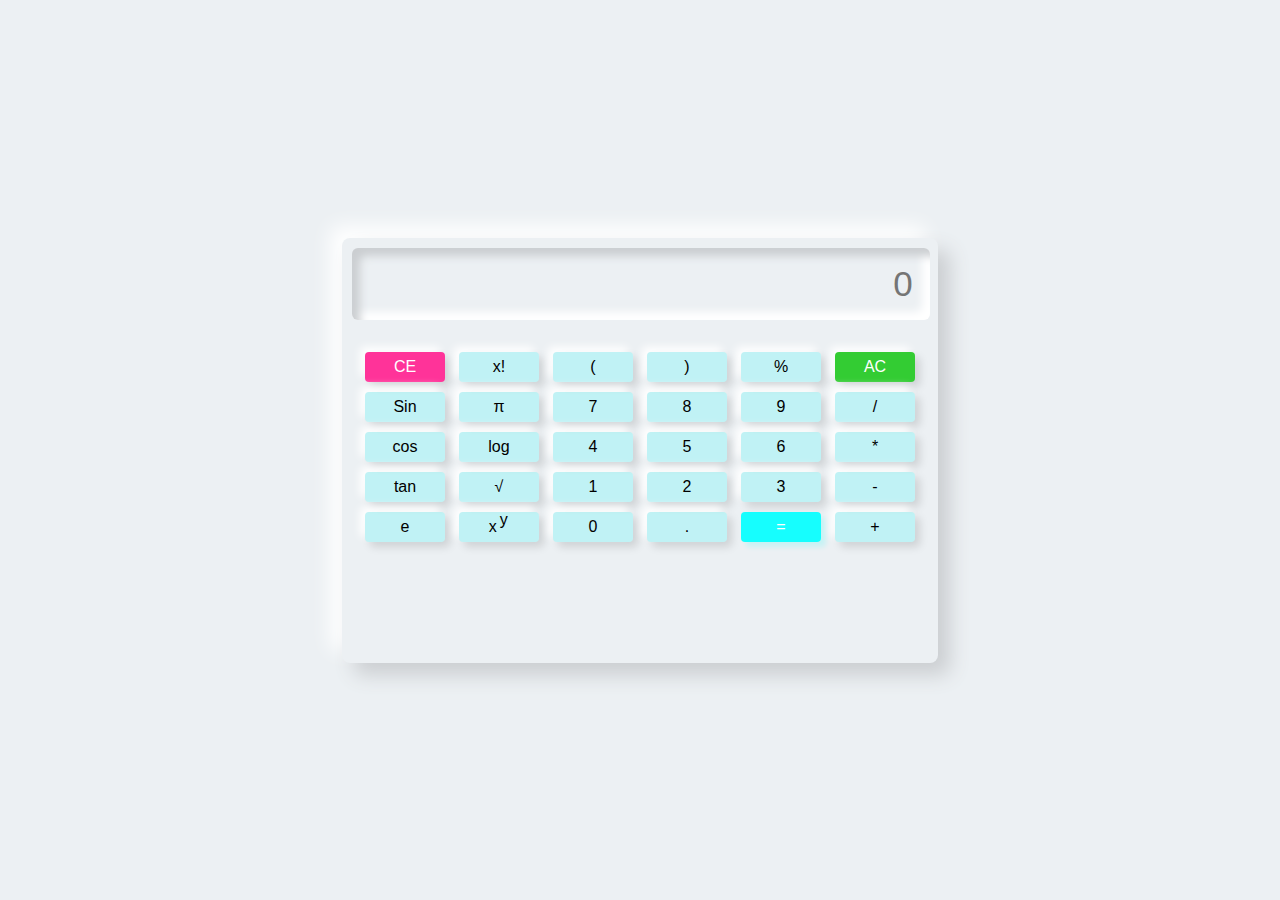
<file: Calculator/index.html>
<!DOCTYPE html>
<html lang="en">
<head>
    <meta charset="UTF-8">
    <meta name="viewport" content="width=device-width, initial-scale=1.0">
    <title>Calculator</title>
    <link rel="stylesheet" href="style.css">
</head>
<body>
    <div class="container">
        <div class="display">
            <input id="screen" type="text" placeholder="0">
        </div>

        <div class="btns">
            <div class="row">
                <button id = "ce" onclick="backspc()">CE</button>
                <button onclick="fact()">x!</button>
                <button class="btn">(</button>
                <button class="btn">)</button>
                <button class="btn">%</button>
                <button id = "ac" onclick="screen.value=''">AC</button>
            </div>
            <div class="row">
                <button onclick="sin()">Sin</button>
                <button onclick="pi()">π</button>
                <button class="btn">7</button>
                <button class="btn">8</button>
                <button class="btn">9</button>
                <button class="btn">/</button>
            </div>
            <div class="row">
                <button onclick="cos()">cos</button>
                <button onclick="log()">log</button>
                <button class="btn">4</button>
                <button class="btn">5</button>
                <button class="btn">6</button>
                <button class="btn">*</button>
            </div>
            <div class="row">
                <button onclick="tan()">tan</button>
                <button onclick="sqrt()">√</button>
                <button class="btn">1</button>
                <button class="btn">2</button>
                <button class="btn">3</button>
                <button class="btn">-</button>
            </div>
            <div class="row">
                <button onclick="e()">e</button>
                <button onclick="pow()">x <span style = "position: relative; bottom: .4em; right: .1em;">y</span></button>
                <button class="btn">0</button>
                <button class="btn">.</button>
                <button id = "eval"onclick="screen.value = eval(screen.value)">=</button>
                <button class="btn">+</button>
            </div>
        </div>
    </div>
    <script>
        var screen = document.querySelector('#screen');
        var btn = document.querySelectorAll('.btn');

        for(item of btn){
            item.addEventListener('click' , (e)=>{
                btntext = e.target.innerText;
                if(btntext=='x'){
                    btntext='*';
                }
                if(btntext=='/'){
                    btntext='/';
                }
                screen.value+=btntext;
            })
        }

        function sin(){
            screen.value = Math.sin(screen.value);
        }
        function cos(){
            screen.value = Math.cin(screen.value);
        }
        function tan(){
            screen.value = Math.tan(screen.value);
        }
        function pow(){
            screen.value = Math.pow(screen.value,2);
        }
        function sqrt(){
            screen.value = Math.sqrt(screen.value);
        }
        function log(){
            screen.value = Math.log(screen.value);
        }
        function pi(){
            screen.value = 3.14159265359;
        }
        function e(){
            screen.value = 2.7182182846;
        }
        function fact(){
            var i, num, f;
            f=1;
            num = screen.value;
            for (i=1;i<=num;i++){
                f=f*i;
            }
            i=i-1;
            screen.value = f;
        }
        function backspc(){
            screen.value = screen.value.substr(0, screen.value.length-1);
        }
        </script>
</body>
</html>
</file>
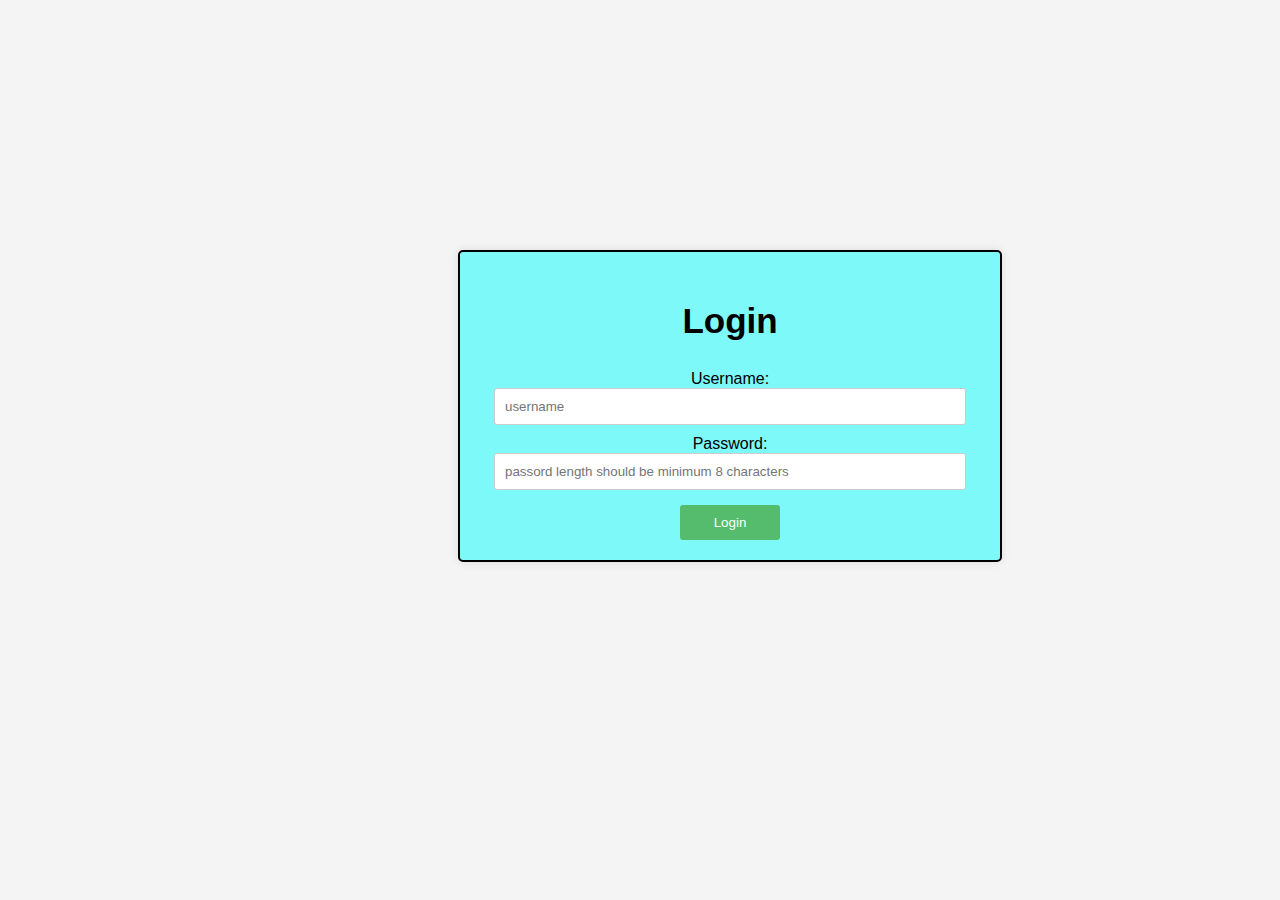
<file: Login_Authentication/index.html>
<!DOCTYPE html>
<html>
<head>
    <title>Login System</title>
    <link rel="stylesheet" href="style.css">
</head>
<body>
    <div class="container">
        <h2>Login</h2>
        <form id="loginForm">
            <label for="username">Username:</label>
            <input type="text" id="username" placeholder="username" name="username" required>

            <label for="password">Password:</label>
            <input type="password" id="password" placeholder="passord length should be minimum 8 characters" name="password" required>

            <input type="submit" value="Login">
        </form>
    </div>

    <script>
        document.getElementById("loginForm").addEventListener("submit", function(event) {
            event.preventDefault();
            const username = document.getElementById("username").value;
            const password = document.getElementById("password").value;
            // Here, we're just doing a basic check for the sake of this example.
            if (username === "username" && password === "password") {
                alert("Login successful!");
            } else {
                alert("Login failed. Please check your username and password.");
            }
        });
    </script>
</body>
</html>
</file>
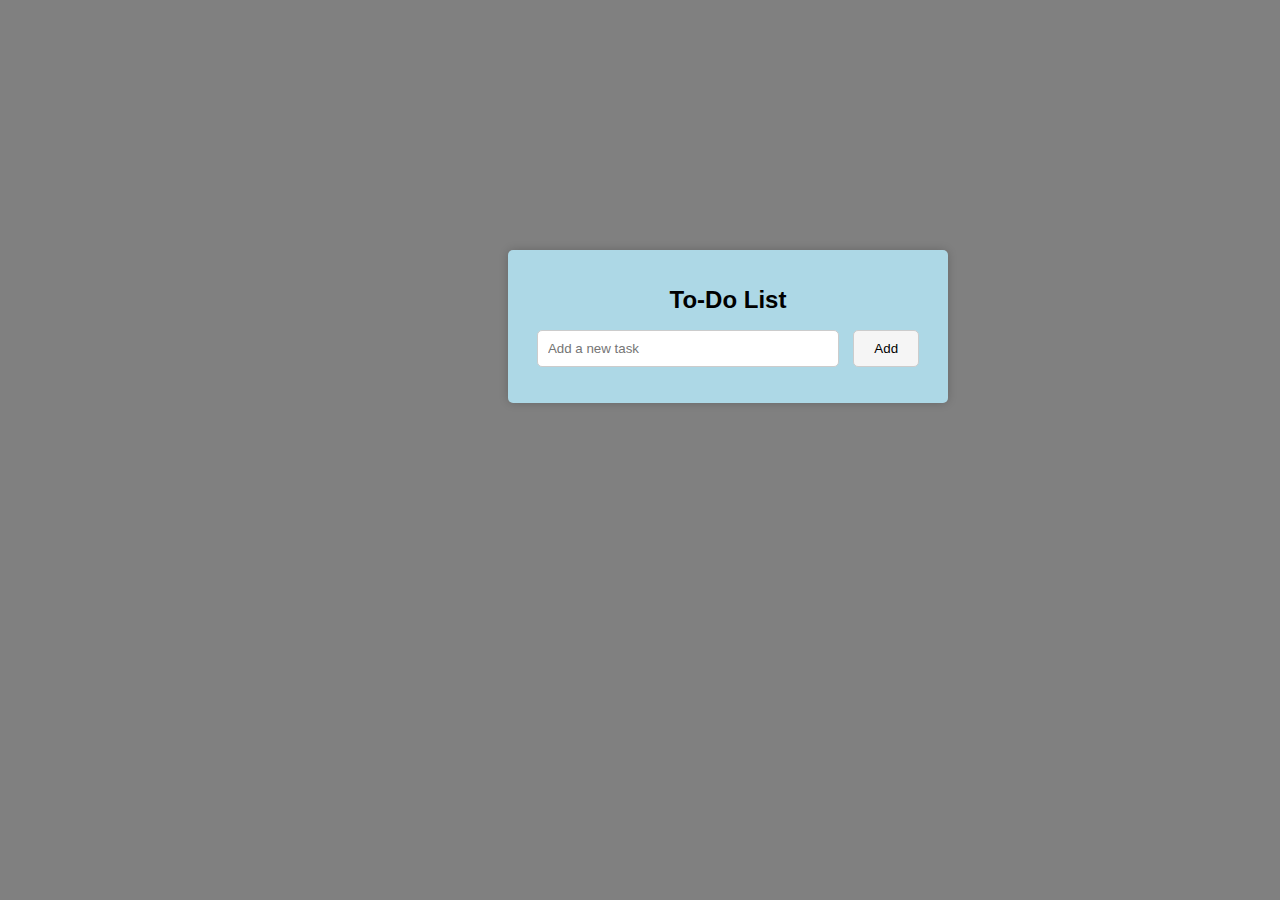
<file: To_Do_List/index.html>
<!DOCTYPE html>
<html lang="en">
<head>
    <meta charset="UTF-8">
    <meta name="viewport" content="width=device-width, initial-scale=1.0">
    <link rel="stylesheet" href="style.css">
    <title>To-Do List</title>
</head>
<body>
    <div class="big">
    <div class="container">
        <h1>To-Do List</h1>
        <input type="text" id="taskInput" placeholder="Add a new task">
        <button id="addTask">Add</button>
        <ul id="taskList">
        </ul>
    </div>
</div>
    <script src="jquery.js"></script>
    <script src="script.js"></script>
</body>
</html>
</file>
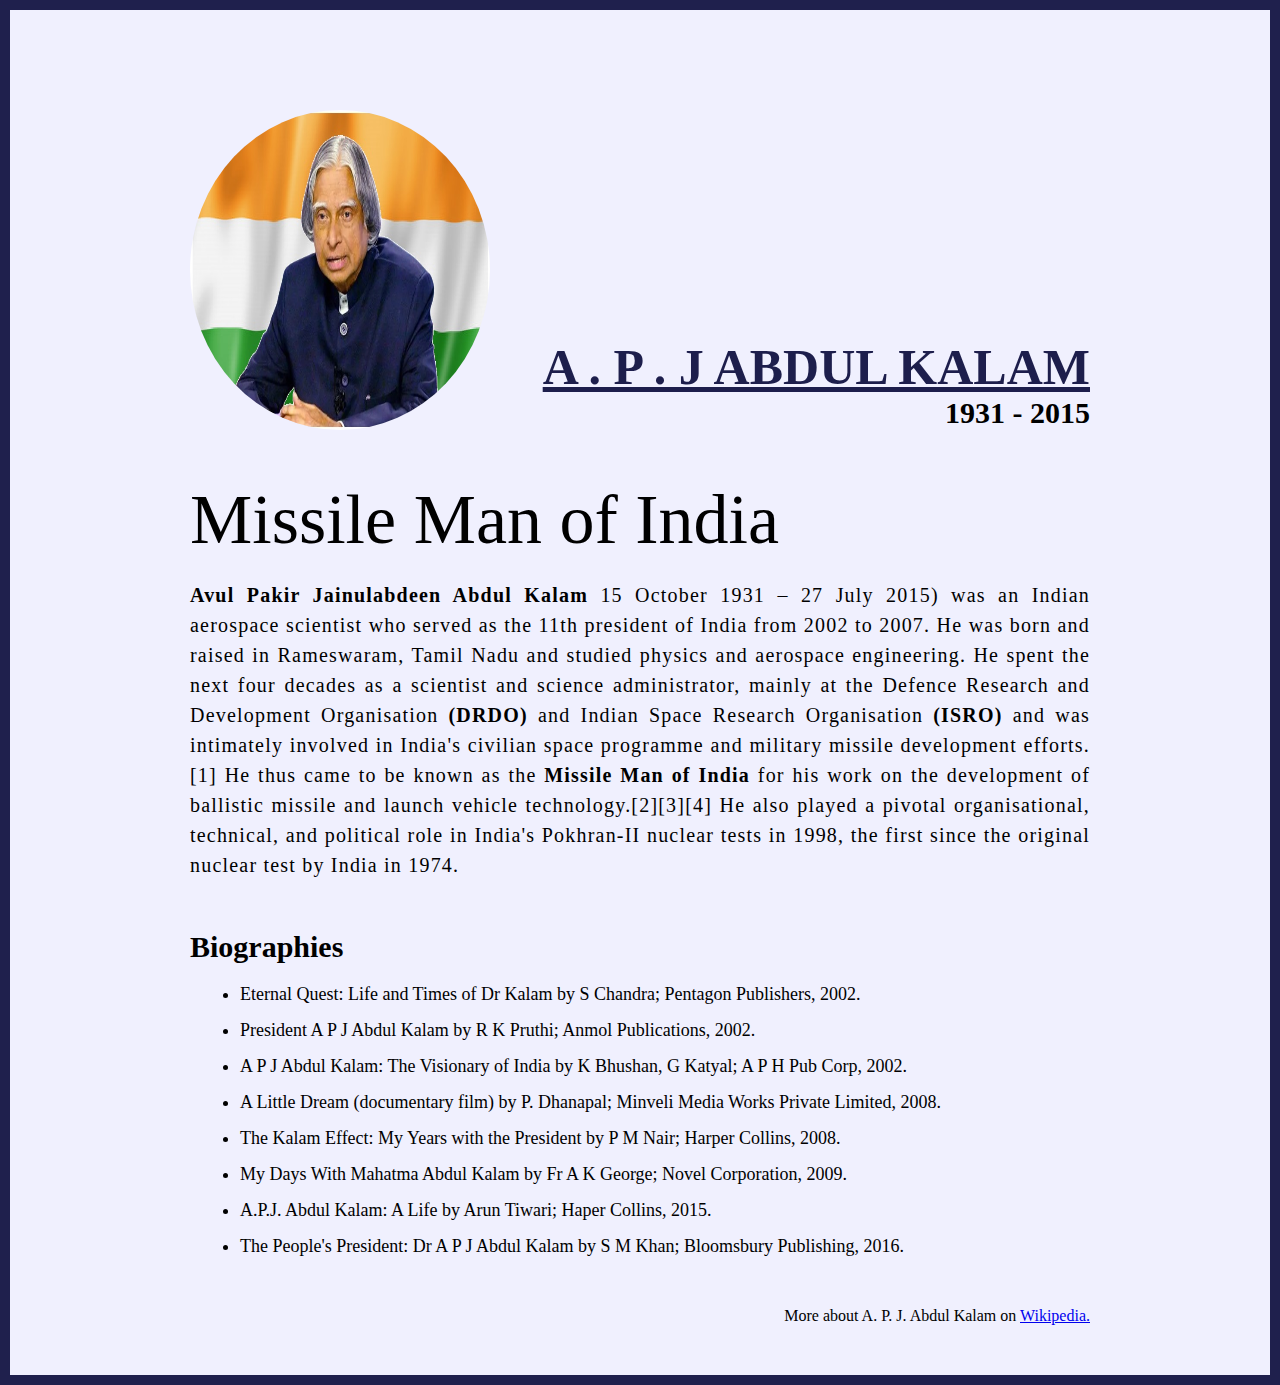
<file: Tribute_Page/index.html>
<!DOCTYPE html>
<html lang="en">
  <head>
    <meta charset="UTF-8" />

    <meta http-equiv="X-UA-Compatible" content="IE=edge" />

    <meta name="viewport" content="width=device-width, initial-scale=1.0" />
    <title>Tribute Page</title>
    <link rel="stylesheet" href="style.css" />
  </head>
  <body>
    <div class="container">
      <div class="content">
        <section class="top_section">
          <div class="image_container">
            <img src="images/apj.png" alt="tribute" />
          </div>
          <div>
            <h1><u>A . P . J Abdul Kalam </u></h1>
            <h4>1931 - 2015</h4>
          </div>
        </section>
        <section class="about_section">
          <h2>Missile Man of India</h2>
          <p>
            <b>Avul Pakir Jainulabdeen Abdul Kalam</b> 15 October 1931 – 27 July
            2015) was an Indian aerospace scientist who served as the 11th
            president of India from 2002 to 2007. He was born and raised in
            Rameswaram, Tamil Nadu and studied physics and aerospace
            engineering. He spent the next four decades as a scientist and
            science administrator, mainly at the Defence Research and
            Development Organisation <b>(DRDO)</b> and Indian Space Research
            Organisation <b>(ISRO)</b> and was intimately involved in India's civilian
            space programme and military missile development efforts.[1] He thus
            came to be known as the <strong> Missile Man of India </strong>for his work on the
            development of ballistic missile and launch vehicle
            technology.[2][3][4] He also played a pivotal organisational,
            technical, and political role in India's Pokhran-II nuclear tests in
            1998, the first since the original nuclear test by India in 1974.
          </p>
        </section>
        <section class="biography_section">
          <h3>Biographies</h3>
          <ul>
            <li>
              Eternal Quest: Life and Times of Dr Kalam by S Chandra; Pentagon
              Publishers, 2002.
            </li>
            <li>
              President A P J Abdul Kalam by R K Pruthi; Anmol Publications,
              2002.
            </li>
            <li>
              A P J Abdul Kalam: The Visionary of India by K Bhushan, G Katyal;
              A P H Pub Corp, 2002.
            </li>
            <li>
              A Little Dream (documentary film) by P. Dhanapal; Minveli Media
              Works Private Limited, 2008.
            </li>
            <li>
              The Kalam Effect: My Years with the President by P M Nair; Harper
              Collins, 2008.
            </li>
            <li>
              My Days With Mahatma Abdul Kalam by Fr A K George; Novel
              Corporation, 2009.
            </li>
            <li>
              A.P.J. Abdul Kalam: A Life by Arun Tiwari; Haper Collins, 2015.
            </li>
            <li>
              The People's President: Dr A P J Abdul Kalam by S M Khan;
              Bloomsbury Publishing, 2016.
            </li>
          </ul>
        </section>
        <footer>
          <p>
            More about A. P. J. Abdul Kalam on
            <a href="https://en.wikipedia.org/wiki/A._P._J._Abdul_Kalam"
              >Wikipedia.</a
            >
          </p>
        </footer>
      </div>
    </div>
  </body>
</html>
</file>
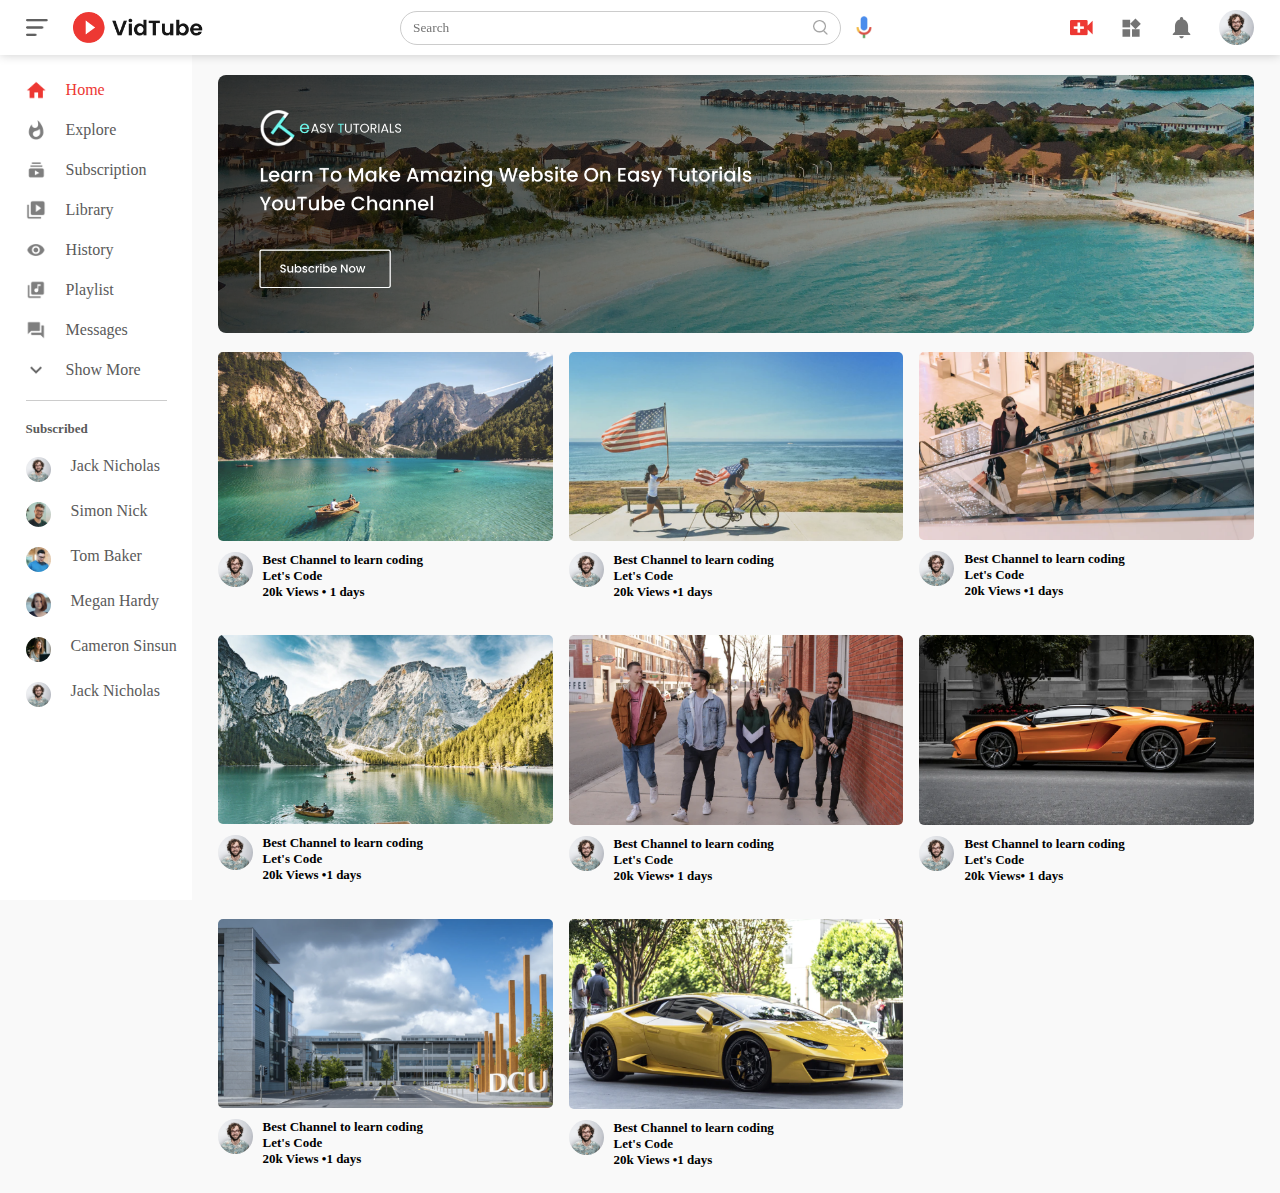
<file: U_Tube/index.html>
<!DOCTYPE html>
<html lang="en">
<head>
    <meta charset="UTF-8">
    <meta name="viewport" content="width=device-width, initial-scale=1.0">
    <title>UTube</title>
    <link rel="stylesheet" href="style.css">
</head>
<body>
    <nav class="flexdiv">
        <div class="navleft flexdiv">
            <img src="images/menu.png" class="menuicon">
            <img src="images/logo.png" class="logo">
        </div>

        <div class="navmiddle flexdiv">
            <div class="searchbox flexdiv">
                <input type="text" placeholder="Search">
                <img src="images/search.png">
            </div>
            <img src="images/voice-search.png" class="micicon">
        </div>

        <div class="navright flexdiv">
            <img src="images/upload.png" >
            <img src="images/more.png">
            <img src="images/notification.png" >
            <img src="images/Jack.png" class="usericon">
        </div>
    </nav>

    

    <!-- ---------------------------------------------------------------------SideBar---------------------------------------------------- -->

    <div class="sidebar">
        <div class="shortcutlinks">
            <a href=""><img src="images/home.png"><p>Home</p></a>
            <a href=""><img src="images/explore.png"><p>Explore</p></a>
            <a href=""><img src="images/subscriprion.png"><p>Subscription</p></a>
            <a href=""><img src="images/library.png"><p>Library</p></a>
            <a href=""><img src="images/history.png"><p>History</p></a>
            <a href=""><img src="images/playlist.png"><p>Playlist</p></a>
            <a href=""><img src="images/messages.png"><p>Messages</p></a>
            <!-- <a href=""><img src="images/home.png"><p>Show</p></a> -->
            <a href=""><img src="images/show-more.png"><p>Show More</p></a>
            <hr>
        </div>

        <div class="subscribedlist">
            <h3>Subscribed</h3>
            <a href=""><img src="images/Jack.png"><p>Jack Nicholas</p></a>
            <a href=""><img src="images/simon.png"><p>Simon Nick</p></a>
            <a href=""><img src="images/tom.png"><p>Tom Baker</p></a>
            <a href=""><img src="images/megan.png"><p>Megan Hardy</p></a>
            <a href=""><img src="images/cameron.png"><p>Cameron Sinsun</p></a>
            <a href=""><img src="images/Jack.png"><p>Jack Nicholas</p></a>
        </div>
    </div>
    <!-- ---------------- Main--------------------- -->

    <div class="container">
        <div class="banner">
            <img src="images/banner.png" alt="">
        </div>

        <div class="listcontainer">
            <div class="vidlist">
                <a href="next.html"><img src="images/thumbnail1.png" class="thumbnail"></a>
                <div class="flexdiv">
                    <img src="images/Jack.png">
                    <div class="vidinfo">
                        <a href="next.html">Best Channel to learn coding <p>Let's Code</p> <p>20k Views &bull; 1 days</p></a>
                    </div>
                </div>
            </div>
            <div class="vidlist">
                <a href=""><img src="images/thumbnail2.png" class="thumbnail"></a>
                <div class="flexdiv">
                    <img src="images/Jack.png">
                    <div class="vidinfo">
                        <a href="next.html">Best Channel to learn coding <p>Let's Code</p> <p>20k Views &bull;1 days</p></a>
                    </div>
                </div>
            </div>
            <div class="vidlist">
                <a href="next.html"><img src="images/thumbnail3.png" class="thumbnail"></a>
                <div class="flexdiv">
                    <img src="images/Jack.png">
                    <div class="vidinfo">
                        <a href="">Best Channel to learn coding <p>Let's Code</p> <p>20k Views &bull;1 days</p></a>
                    </div>
                </div>
            </div>
            <div class="vidlist">
                <a href="next.html"><img src="images/thumbnail4.png" class="thumbnail"></a>
                <div class="flexdiv">
                    <img src="images/Jack.png">
                    <div class="vidinfo">
                        <a href="">Best Channel to learn coding <p>Let's Code</p> <p>20k Views &bull;1 days</p></a>
                    </div>
                </div>
            </div>
            <div class="vidlist">
                <a href="next.html"><img src="images/thumbnail5.png" class="thumbnail"></a>
                <div class="flexdiv">
                    <img src="images/Jack.png">
                    <div class="vidinfo">
                        <a href="">Best Channel to learn coding <p>Let's Code</p> <p>20k Views&bull; 1 days</p></a>
                    </div>
                </div>
            </div>
            <div class="vidlist">
                <a href="next.html"><img src="images/thumbnail6.png" class="thumbnail"></a>
                <div class="flexdiv">
                    <img src="images/Jack.png">
                    <div class="vidinfo">
                        <a href="">Best Channel to learn coding <p>Let's Code</p> <p>20k Views&bull; 1 days</p></a>
                    </div>
                </div>
            </div>
            <div class="vidlist">
                <a href="next.html"><img src="images/thumbnail7.png" class="thumbnail"></a>
                <div class="flexdiv">
                    <img src="images/Jack.png">
                    <div class="vidinfo">
                        <a href="">Best Channel to learn coding <p>Let's Code</p> <p>20k Views &bull;1 days</p></a>
                    </div>
                </div>
            </div>
            <div class="vidlist">
                <a href="next.html"><img src="images/thumbnail8.png" class="thumbnail"></a>
                <div class="flexdiv">
                    <img src="images/Jack.png">
                    <div class="vidinfo">
                        <a href="">Best Channel to learn coding <p>Let's Code</p> <p>20k Views &bull;1 days</p></a>
                    </div>
                </div>
            </div>
        </div>
    </div>
    <script src="app.js"></script>
</body>
</html>
</file>
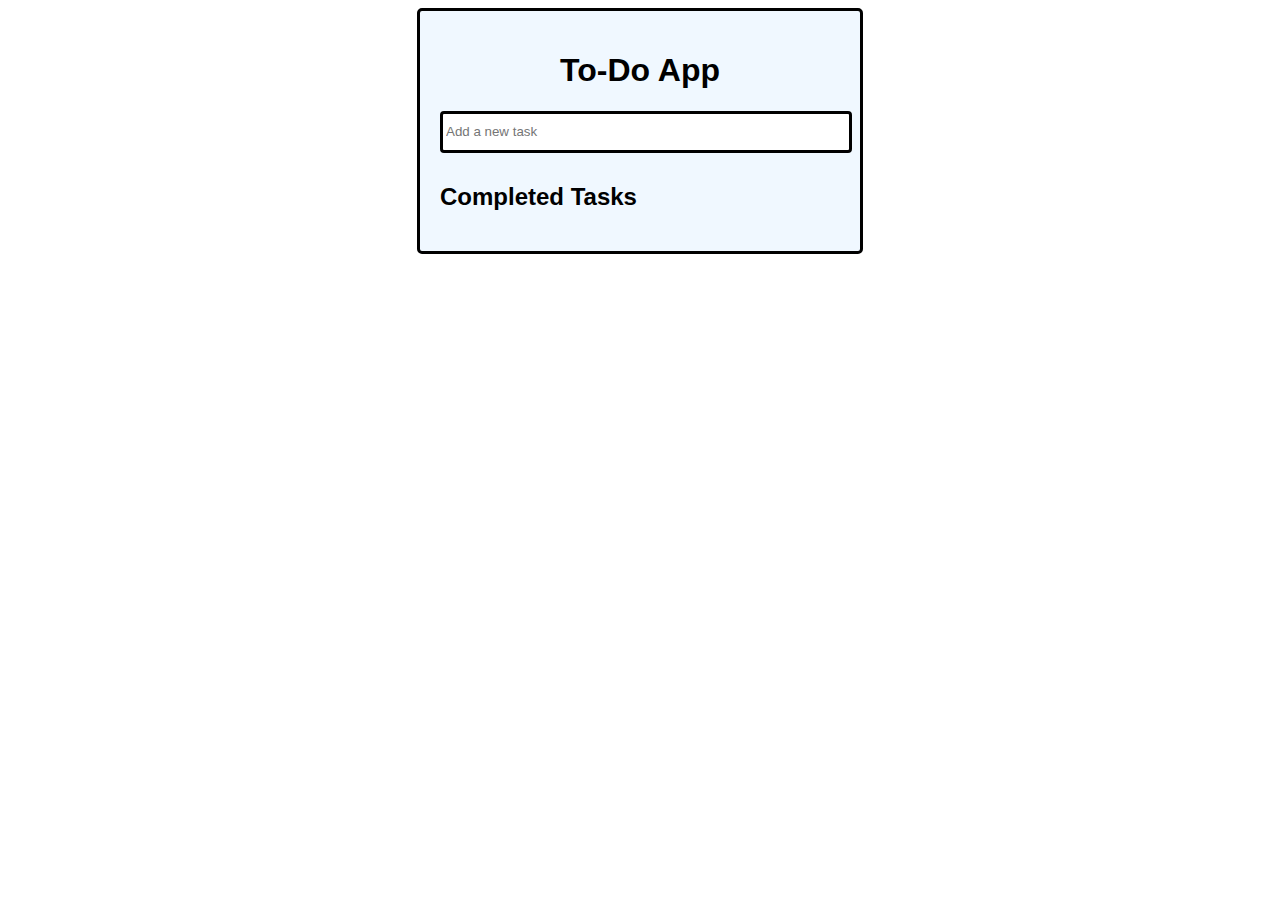
<file: Web_App/index.html>
<!DOCTYPE html>
<html>
<head>
  <title>To-Do App</title>
  <link rel="stylesheet" href="style.css">
</head>
<body>
  <div id="app">
    <h1>To-Do App</h1>
    <input type="text" id="taskInput" placeholder="Add a new task">
    <ul id="pendingTasks"></ul>
    <h2>Completed Tasks</h2>
    <ul id="completedTasks"></ul>
  </div>

  <script src="app.js"></script>
</body>
</html>
</file>
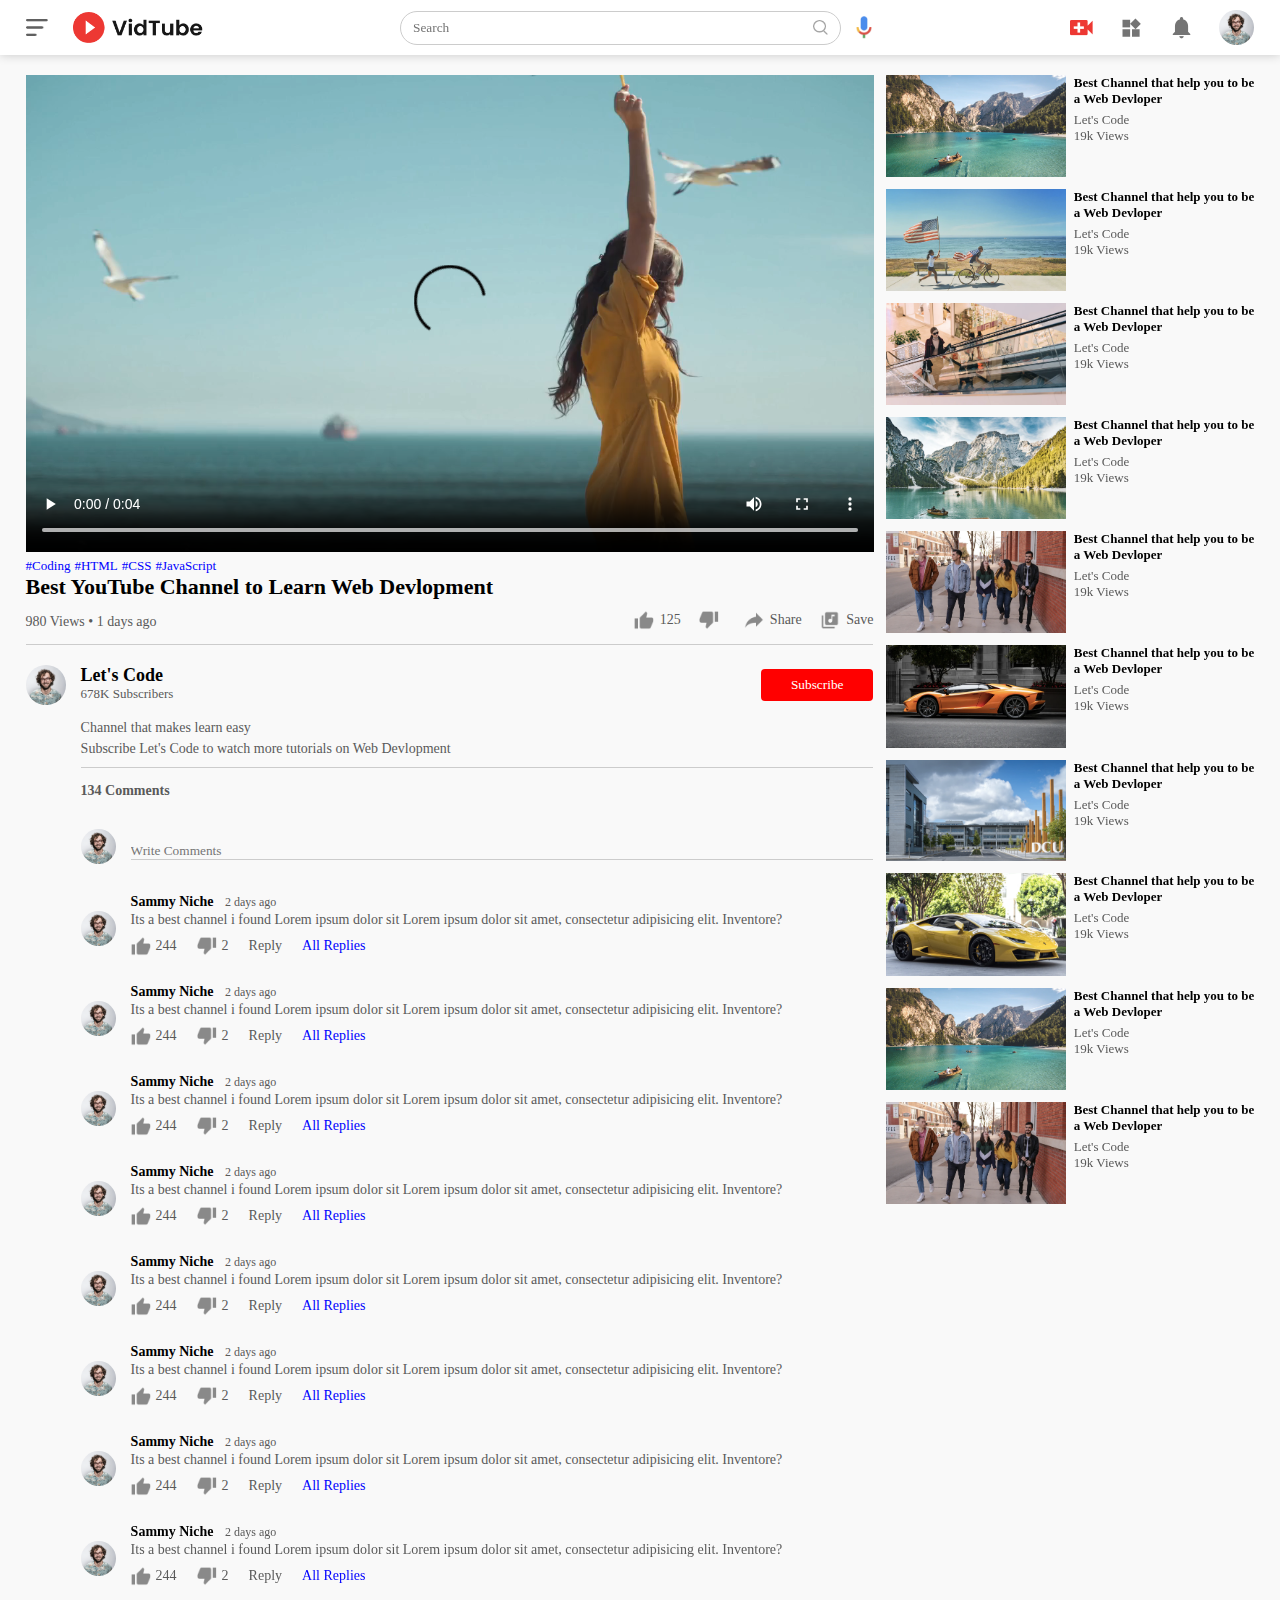
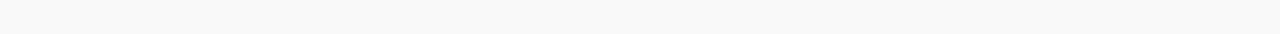
<file: U_Tube/next.html>
<!DOCTYPE html>
<html lang="en">

<head>
    <meta charset="UTF-8">
    <meta name="viewport" content="width=device-width, initial-scale=1.0">
    <title>UTube</title>
    <link rel="stylesheet" href="style.css">
</head>

<body>
    <nav class="flexdiv">
        <div class="navleft flexdiv">
            <img src="images/menu.png" class="menuicon">
            <img src="images/logo.png" class="logo">
        </div>

        <div class="navmiddle flexdiv">
            <div class="searchbox flexdiv">
                <input type="text" placeholder="Search">
                <img src="images/search.png">
            </div>
            <img src="images/voice-search.png" class="micicon">
        </div>

        <div class="navright flexdiv">
            <img src="images/upload.png">
            <img src="images/more.png">
            <img src="images/notification.png">
            <img src="images/Jack.png" class="usericon">
        </div>
    </nav>

    <div class="container playcontainer">
        <div class="row">
            <div class="playvideo">
                <video controls autoplay>
                    <source src="images/video.mp4" type="video/mp4">
                </video>

                <div class="tags">
                    <a href="">#Coding</a> <a href="">#HTML</a> <a href="">#CSS</a> <a href="">#JavaScript</a>
                </div>

                <h3>Best YouTube Channel to Learn Web Devlopment</h3>
                <div class="playvideoinfo">
                    <p>980 Views &bull; 1 days ago</p>
                    <div>
                        <a href=""><img src="images/like.png">125</a>
                        <a href=""><img src="images/dislike.png"></a>
                        <a href=""><img src="images/share.png">Share</a>
                        <a href=""><img src="images/save.png">Save</a>
                    </div>
                </div>
                <hr>

                <div class="publisher">
                    <img src="images/Jack.png">
                    <div>
                        <p>Let's Code</p>
                        <span>678K Subscribers</span>
                    </div>
                    <button type="button">Subscribe</button>
                </div>

                <div class="description">
                    <p>Channel that makes learn easy</p>
                    <p>Subscribe Let's Code to watch more tutorials on Web Devlopment</p>
                    <hr>
                    <h4>134 Comments</h4>

                    <div class="addcomment">
                        <img src="images/Jack.png">
                        <input type="text" placeholder="Write Comments">
                    </div>

                    <div class="holdcomments">
                        <img src="images/Jack.png">
                        <div>
                            <h3>Sammy Niche <span>2 days ago</span></h3>
                            <p>Its a best channel i found Lorem ipsum dolor sit Lorem ipsum dolor sit amet, consectetur
                                adipisicing elit. Inventore?</p>

                                <div class="commentaction">
                                    <img src="images/like.png">
                                    <!-- <img src="images/" alt=""> -->
                                    <span>244</span>
                                    <img src="images/dislike.png" >
                                    <span>2</span>
                                    <span>Reply</span>
                                    <a href="">All Replies</a>
                                </div>
                        </div>
                    </div>
                    <div class="holdcomments">
                        <img src="images/Jack.png">
                        <div>
                            <h3>Sammy Niche <span>2 days ago</span></h3>
                            <p>Its a best channel i found Lorem ipsum dolor sit Lorem ipsum dolor sit amet, consectetur
                                adipisicing elit. Inventore?</p>

                                <div class="commentaction">
                                    <img src="images/like.png">
                                    <!-- <img src="images/" alt=""> -->
                                    <span>244</span>
                                    <img src="images/dislike.png" >
                                    <span>2</span>
                                    <span>Reply</span>
                                    <a href="">All Replies</a>
                                </div>
                        </div>
                    </div>
                    <div class="holdcomments">
                        <img src="images/Jack.png">
                        <div>
                            <h3>Sammy Niche <span>2 days ago</span></h3>
                            <p>Its a best channel i found Lorem ipsum dolor sit Lorem ipsum dolor sit amet, consectetur
                                adipisicing elit. Inventore?</p>

                                <div class="commentaction">
                                    <img src="images/like.png">
                                    <!-- <img src="images/" alt=""> -->
                                    <span>244</span>
                                    <img src="images/dislike.png" >
                                    <span>2</span>
                                    <span>Reply</span>
                                    <a href="">All Replies</a>
                                </div>
                        </div>
                    </div>
                    <div class="holdcomments">
                        <img src="images/Jack.png">
                        <div>
                            <h3>Sammy Niche <span>2 days ago</span></h3>
                            <p>Its a best channel i found Lorem ipsum dolor sit Lorem ipsum dolor sit amet, consectetur
                                adipisicing elit. Inventore?</p>

                                <div class="commentaction">
                                    <img src="images/like.png">
                                    <!-- <img src="images/" alt=""> -->
                                    <span>244</span>
                                    <img src="images/dislike.png" >
                                    <span>2</span>
                                    <span>Reply</span>
                                    <a href="">All Replies</a>
                                </div>
                        </div>
                    </div>
                    <div class="holdcomments">
                        <img src="images/Jack.png">
                        <div>
                            <h3>Sammy Niche <span>2 days ago</span></h3>
                            <p>Its a best channel i found Lorem ipsum dolor sit Lorem ipsum dolor sit amet, consectetur
                                adipisicing elit. Inventore?</p>

                                <div class="commentaction">
                                    <img src="images/like.png">
                                    <!-- <img src="images/" alt=""> -->
                                    <span>244</span>
                                    <img src="images/dislike.png" >
                                    <span>2</span>
                                    <span>Reply</span>
                                    <a href="">All Replies</a>
                                </div>
                        </div>
                    </div>
                    <div class="holdcomments">
                        <img src="images/Jack.png">
                        <div>
                            <h3>Sammy Niche <span>2 days ago</span></h3>
                            <p>Its a best channel i found Lorem ipsum dolor sit Lorem ipsum dolor sit amet, consectetur
                                adipisicing elit. Inventore?</p>

                                <div class="commentaction">
                                    <img src="images/like.png">
                                    <!-- <img src="images/" alt=""> -->
                                    <span>244</span>
                                    <img src="images/dislike.png" >
                                    <span>2</span>
                                    <span>Reply</span>
                                    <a href="">All Replies</a>
                                </div>
                        </div>
                    </div>
                    <div class="holdcomments">
                        <img src="images/Jack.png">
                        <div>
                            <h3>Sammy Niche <span>2 days ago</span></h3>
                            <p>Its a best channel i found Lorem ipsum dolor sit Lorem ipsum dolor sit amet, consectetur
                                adipisicing elit. Inventore?</p>

                                <div class="commentaction">
                                    <img src="images/like.png">
                                    <!-- <img src="images/" alt=""> -->
                                    <span>244</span>
                                    <img src="images/dislike.png" >
                                    <span>2</span>
                                    <span>Reply</span>
                                    <a href="">All Replies</a>
                                </div>
                        </div>
                    </div>
                    <div class="holdcomments">
                        <img src="images/Jack.png">
                        <div>
                            <h3>Sammy Niche <span>2 days ago</span></h3>
                            <p>Its a best channel i found Lorem ipsum dolor sit Lorem ipsum dolor sit amet, consectetur
                                adipisicing elit. Inventore?</p>

                                <div class="commentaction">
                                    <img src="images/like.png">
                                    <!-- <img src="images/" alt=""> -->
                                    <span>244</span>
                                    <img src="images/dislike.png" >
                                    <span>2</span>
                                    <span>Reply</span>
                                    <a href="">All Replies</a>
                                </div>
                        </div>
                    </div>
                </div>
            </div>



            <div class="rightsidebar">

                <div class="sidevideolist">
                    <a href="" class="smallthumbnail"> <img src="images/thumbnail1.png"></a>
                    <div class="vidinfo">
                        <a href="">Best Channel that help you to be a Web Devloper</a>
                        <p>Let's Code</p>
                        <p>19k Views</p>
                    </div>
                </div>
                <div class="sidevideolist">
                    <a href="" class="smallthumbnail"> <img src="images/thumbnail2.png"></a>
                    <div class="vidinfo">
                        <a href="">Best Channel that help you to be a Web Devloper</a>
                        <p>Let's Code</p>
                        <p>19k Views</p>
                    </div>
                </div>
                <div class="sidevideolist">
                    <a href="" class="smallthumbnail"> <img src="images/thumbnail3.png"></a>
                    <div class="vidinfo">
                        <a href="">Best Channel that help you to be a Web Devloper</a>
                        <p>Let's Code</p>
                        <p>19k Views</p>
                    </div>
                </div>
                <div class="sidevideolist">
                    <a href="" class="smallthumbnail"> <img src="images/thumbnail4.png"></a>
                    <div class="vidinfo">
                        <a href="">Best Channel that help you to be a Web Devloper</a>
                        <p>Let's Code</p>
                        <p>19k Views</p>
                    </div>
                </div>
                <div class="sidevideolist">
                    <a href="" class="smallthumbnail"> <img src="images/thumbnail5.png"></a>
                    <div class="vidinfo">
                        <a href="">Best Channel that help you to be a Web Devloper</a>
                        <p>Let's Code</p>
                        <p>19k Views</p>
                    </div>
                </div>
                <div class="sidevideolist">
                    <a href="" class="smallthumbnail"> <img src="images/thumbnail6.png"></a>
                    <div class="vidinfo">
                        <a href="">Best Channel that help you to be a Web Devloper</a>
                        <p>Let's Code</p>
                        <p>19k Views</p>
                    </div>
                </div>
                <div class="sidevideolist">
                    <a href="" class="smallthumbnail"> <img src="images/thumbnail7.png"></a>
                    <div class="vidinfo">
                        <a href="">Best Channel that help you to be a Web Devloper</a>
                        <p>Let's Code</p>
                        <p>19k Views</p>
                    </div>
                </div>
                <div class="sidevideolist">
                    <a href="" class="smallthumbnail"> <img src="images/thumbnail8.png"></a>
                    <div class="vidinfo">
                        <a href="">Best Channel that help you to be a Web Devloper</a>
                        <p>Let's Code</p>
                        <p>19k Views</p>
                    </div>
                </div>
                <div class="sidevideolist">
                    <a href="" class="smallthumbnail"> <img src="images/thumbnail1.png"></a>
                    <div class="vidinfo">
                        <a href="">Best Channel that help you to be a Web Devloper</a>
                        <p>Let's Code</p>
                        <p>19k Views</p>
                    </div>
                </div>
                <div class="sidevideolist">
                    <a href="" class="smallthumbnail"> <img src="images/thumbnail5.png"></a>
                    <div class="vidinfo">
                        <a href="">Best Channel that help you to be a Web Devloper</a>
                        <p>Let's Code</p>
                        <p>19k Views</p>
                    </div>
                </div>
            </div>
        </div>
    </div>
</body>

</html>
</file>
<file: Calculator/style.css>
body{
    padding: 0;
    margin: 0;
    display: flex;
    justify-content: center;
    align-items: center;
    min-height: 100vh;
    background: #ecf0f3;
}

.container{
    width: 45%;
    height: 45vh;
    padding: 10px;
    border-radius: 8px;
    box-shadow: 12px 12px 20px #cbced1, -12px -12px 20px #ffffff;
}

.display #screen{
    width: 97%;
    height: 70px;
    font-size: 35px;
    outline: none;
    border: none;
    text-align: right;
    padding-right: .5em;
    background-color: #ecf0f3;
    border-radius: 6px;
    box-shadow: inset 8px 8px 8px #cbced1 , inset -8px -8px 8px #ffffff;
}

.btns{
    width: 100%;
    margin-top: 1.7em;
    display: flex;
    justify-content: center;
    align-items: center;
    flex-direction: column;

}

.btns .row button{
    width: 80px;
    height: 30px;
    font-size: 16px;
    border: none;
    outline: none;
    border-radius: 4px;
    margin: 5px;
    box-shadow: 5px 5px 8px #00000020 , -5px -5px 8px #ffffff;
    background-color: rgba(0, 255, 255, 0.186);
}

.btns .row button:hover{
    box-shadow: inset 5px 5px 8px rgba(16,16,16,.1), inset -5px -5px 8px rgba(0, 255, 255, 0.186); 
    background: rgba(0, 255, 255, 0.295);
    cursor: pointer;
}


#eval{
    background-color: rgba(0, 255, 255, 0.91);
    color: #fff;
    /* font-size: 15px; */
    box-shadow: 5px 5px 5px rgba(0, 255, 255, 0.156);
}
#eval:hover{
    box-shadow: inset 5px 5px 8px #00ace6 , inset -5px -5px 8px #00ace6;
}

#ac{
    background-color: #33cc33;
    color: #fff;
    /* font-size: 15px; */

}
#ac:hover{
    box-shadow: inset 5px 5px 8px #2eb82e , inset -5px -5px 8px #33cc33;
}


#ce{
    background-color: #ff3399;
    color: #fff;
    /* font-size: 15px; */
    /* box-shadow: 5px 5px 5px rgba(0, 255, 255, 0.156); */
}
#ce:hover{
    box-shadow: inset 5px 5px 8px #e60073 , inset -5px -5px 8px #ff3399;
}
</file>
<file: Login_Authentication/style.css>
body {
    font-family: Arial, sans-serif;
    background-color: #f4f4f4;
    text-align: center;
}

.container {
    width: 500px;
    margin-left: 450px;
    margin-top: 250px;
    padding: 20px;
    background-color: rgba(0, 255, 255, 0.486);
    border-radius: 5px;
    box-shadow: 0 0 10px rgba(0, 0, 0, 0.1);
    border: 2px solid black;
    border-radius: 5px;
}
.container h2{
    justify-content: center;
    align-items: center;
    font-weight: 100px;
    font-size: 35px;
}
input[type="text"], input[type="password"] {
    width: 90%;
    padding: 10px;
    margin-left: 5px;
    margin-right: 5px;
    margin-bottom: 10px;
    border: 1px solid #ccc;
    border-radius: 3px;
}
input[type="text"]:hover{
    width: 92%;
}
input[type="password"]:hover{
    width: 92%;
}
input[type="submit"] {
    width: 20%;
    background-color: #4caf4fd2;
    color: white;
    padding: 10px;
    border: none;
    border-radius: 3px;
    cursor: pointer;
    margin-top: 5px;
}
input[type="submit"]:hover{
    width: 23%;
    background-color: green;
}
</file>
<file: To_Do_List/style.css>
body {
    font-family: Arial, sans-serif;
    text-align: center;
    background-color: gray;

}
.big{
    width: 100%;
    height: 100%;
    /* background-color: gray; */
}
.container {
    max-width: 400px;
    margin-left : 500px;
    margin-top: 250px;
    /* position: absolute; */
    padding: 20px;
    background-color: lightblue;
    border-radius: 5px;
    box-shadow: 0 0 10px rgba(0, 0, 0, 0.2);
    /* align-content: center; */
}

h1 {
    font-size: 24px;
}

input[type="text"] {
    width: 70%;
    padding: 10px;
    margin-right: 10px;
    border: 1px solid #ccc;
    border-radius: 5px;
    overflow-y: auto;
}

button {
    padding: 10px 20px;
    background-color: #f5f5f5;
    color: black;
    border: none;
    border-radius: 5px;
    cursor: pointer;
    border: 1px solid #ccc
}

ul {
    list-style: none;
    padding: 0;
}

li {
    display: flex;
    justify-content: space-between;
    align-items: center;
    padding: 10px 0;
    border-bottom: 1px solid #ccc;
}

.delete-button {
    background-color: #ff4d4d;
    color: #fff;
    border: none;
    padding: 5px 10px;
    border-radius: 5px;
    cursor: pointer;
}
</file>
<file: Tribute_Page/style.css>
* {
    margin: 0;
    padding: 0;
    box-sizing: border-box;
  }
  
  .container {
    background-color: #e5e5fd98;
    min-height: 100vh;
    border: 10px solid #1d1e4cfd;
  }
  
  .content {
    max-width: 900px;
    margin: 0 auto;
  }
  .top_section {
    margin-top: 100px;
    display: flex;
    justify-content: space-between;
    align-items: flex-end;
  }
  .top_section h1 {
    font-size: 50px;
    font-weight: bold;
    color: #1d1e4c;
    text-transform: uppercase;
  }
  .top_section h4 {
    font-size: 30px;
    text-align: end;
  }
  
  .image_container {
    border-radius: 50%;
    overflow: hidden;
  }
  
  .image_container,
  img {
    width: 300px;
    height: 320px;
    border: #1d1e4c;
  }
  .about_section {
    margin-top: 50px;
  }
  .about_section h2 {
    font-size: 70px;
    font-weight: 500;
    margin-bottom: 20px;
    color: black;

  }
  .about_section p {
    font-size: 20px;
    line-height: 30px;
    letter-spacing: 1.2px;
    text-align: justify;
  }
  .biography_section {
    margin: 50px 0;
    font-size: 18px;
  }
  .biography_section h3 {
    margin-bottom: 20px;
    font-size: 30px;
  }
  .biography_section ul {
    margin-left: 50px;
  }
  .biography_section li {
    margin-bottom: 15px;
  }
  
  footer {
    margin: 50px 0;
  }
  footer p {
    text-align: end;
  }
</file>
<file: U_Tube/style.css>
*{
    margin: 0;
    padding: 0;
    font-family: 'poppins', 'sans-serif';
    box-sizing: border-box;
}

a{
    text-decoration: none;
    color: #5a5a5a;

}

img{
    cursor: pointer;
}

.flexdiv{
    display: flex;
    align-items: center;
}

nav{
    padding: 10px 2%;
    justify-content: space-between;
    box-shadow: 0 0 10px rgb(0, 0,0 , 0.2);
    background: white;
    position: sticky;
    top: 0;
    z-index: 10;
}

.navright img{
    width: 25px;
    margin-right: 25px;

}
.navright .usericon{
    width: 35px;
    border-radius: 50%;
    margin-right: 0;
}

.navleft .menuicon{
    width: 22px;
    margin-right: 25px;
}
.navleft .logo{
    width: 130px;
}

.navmiddle .micicon{
    width: 16px;
}
.navmiddle .searchbox{
    border: 1px solid #ccc;
    margin-right:15px;
    padding: 8px 12px;
    border-radius: 25px;
}
.navmiddle .searchbox input{
    width: 400px;
    border: 0;
    outline: 0;
    background: transparent;
}

.navmiddle .searchbox img{
    width: 15px;
}

 /* ----------Side Bar------------  */
.sidebar{
    background: #fff;
    width: 15%;
    height: 100vh;
    position: fixed;
    top: 0;
    padding-left: 2%;
    padding-top: 80px;
}

.shortcutlinks a img{
    width: 20px;
    margin-right: 20px;
}
.shortcutlinks a{
    display: flex;
    align-items: center;
    margin-bottom: 20px;
    width: fit-content;
    flex-wrap: wrap;
}

.shortcutlinks a:first-child{
    color: #ed3833;
}

.sidebar hr{
    border: 0;
    height: 1px;
    background:#ccc;
    width: 85%;
}

.subscribedlist h3{
    font-size: 13px;
    margin: 20px 0;
    color: #5a5a5a;
}
.subscribedlist a{
    display: flex;
    align-items: cneter;
    margin-bottom: 20px;
    width: fit-content;
    flex-wrap: wrap;
}
.subscribedlist a img{
    width: 25px;
    border-radius: 50%;
    margin-right: 20px;
}

.smallsidebar{
    /* It is taken from javascript  */
    width: 5%;

}
.smallsidebar a p{
    display: none;
}
.smallsidebar h3{
    display: none;
}
.smallsidebar hr{
    width: 50%;
    margin-bottom: 25px;
}

/* -------------Main-Bar --------------*/

.container{
    background: #f9f9f9;
    padding-left: 17%;
    padding-right: 2%;
    padding-top: 20px;
    padding-bottom: 20px;
}

.largecontainer{
    padding-left: 7%;
}
.banner{
    width: 100%;
}
.banner img{
    width: 100%;
    border-radius: 8px;
}

.listcontainer{
    display: grid;
    grid-template-columns: repeat(auto-fit, minmax(250px, 1fr));
    grid-column-gap: 16px;
    grid-row-gap: 30px;
    margin-top: 15px;
}
.vidlist .thumbnail{
    width: 100%;
    border-radius: 5px;
}
.vidlist .flexdiv{
    align-items: flex-start;
    margin-top: 7px;
}
.vidlist .flexdiv img{
    width: 35px;
    margin-right: 10px;
    border-radius: 50%;
}
.vidinfo{
    color: #5a5a5a;
    font-size: 13px;
}
.vidinfo a{
    color: #000;
    font-weight: 600;
    display: block;
    margin-bottom: 5px;
}

@media(max-width: 900px){
    .menuicon{
        display: none;
    }
    .sidebar{
        display: none;
    }
    .container, .largecontainer{
        padding-left: 5%;
        padding-right: 5%;
    }
    .navright{
        display: none;
    }
    .navright .usericon{
        display: block;
        width: 30px;
    }
    .navmiddle .searchbox input{ 
        width: 100px;
    }
    .navmiddle .micicon{
        display: none;
    }
    .logo{
        width: 90px;
    }
}


/* play video page  */
.playcontainer{
    padding-left: 2%;

}
.row{
    display: flex;
    justify-content: space-between;
    flex-wrap: wrap;
}
.playvideo{
    flex-basis: 69%;
}
.rightsidebar{
    flex-basis: 30%;
}
.playvideo video{
    width: 100%;
}

.sidevideolist{
    display: flex;
    justify-content: space-between;
    margin-bottom: 8px;
}
.sidevideolist img{
    width: 100%;
}
.sidevideolist .smallthumbnail{
    flex-basis: 49%;
}
.sidevideolist .vidinfo{
    flex-basis:49%;
}

.playvideo .tags a{
    color: #0000ff;
    font-size: 13px;
}

.playvideo h3{
    font-weight: 600;
    font-size: 22px;
}

.playvideo .playvideoinfo{
    display: flex;
    align-items: center;
    justify-content: space-between;
    flex-wrap: wrap;
    margin-top: 10px;
    font-size: 14px;
    color: #5a5a5a;
}
.playvideo .playvideoinfo a img{
    width: 20px;
    margin-right: 6px;
}
.playvideo .playvideoinfo a{
    display: inline-flex;
    align-items: center;
    margin-left: 15px;
}

.playvideo hr{
    border: 0;
    height: 1px;
    background: #ccc;
    margin: 10px 0px;
}

.publisher{
    display: flex;
    align-items: center;
    margin-top: 20px;
}
.publisher div{
    flex: 1;
    line-height: 18px;

}
.publisher img{
    width: 40px;
    border-radius: 50%;
    margin-right: 15px;
}
.publisher div p{
    color: #000;
    font-weight: 600;
    font-size: 18px;
}
.publisher div span{
    font-size: 13px;
    color: #5a5a5a;
}
.publisher button{
    background: red;
    color: #fff;
    padding: 8px 30px;
    border: 0;
    outline: 0;
    border-radius: 4px;
    cursor: pointer;
}

.description{
    padding-left: 55px;
    margin: 15px 0px;
}
.description p{
    font-size: 14px;
    margin-bottom: 5px;
    color: #5a5a5a;
}
.description h4{
    font-size: 14px;
    color: #5a5a5a;
    margin-top: 15px;
}

.addcomment{
    display: flex;
    align-items: center;
    margin: 30px 0;
}
.addcomment img{
    width: 35px;
    border-radius: 50%;
    margin-right: 15px;
}
.addcomment input{
    border: 0;
    outline: 0;
    border-bottom: 1px solid #ccc;
    width: 100%;
    padding-top: 10px;
    background: transparent;
}

.holdcomments{
    display: flex;
    align-items: center;
    margin: 20px 0;
}
.holdcomments img{
    width: 35px;
    border-radius: 50%;
    margin-right: 15px;
}
.holdcomments h3{
    font-size: 14px;
    margin-bottom: 2px;
}
.holdcomments  h3 span{
    font-size: 12px;
    color: #5a5a5a;
    font-weight: 500;
    margin-left: 8px;
}

.holdcomments .commentaction{
    display: flex;
    align-items: center;
    margin: 8px 0;
    font-size: 14px;
}
.holdcomments .commentaction img{
    border-radius: 0;
    width: 20px;
    margin-right: 5px;
}

.holdcomments .commentaction span{
    margin-right: 20px;
    color: #5a5a5a;
}
.holdcomments .commentaction a{
    color: #0000ff;
}

@media (max-width : 900px){
    .playvideo{
        flex-basis: 100%;
    }
    .rightsidebar{
        flex-basis: 100%;
    }
    .playcontainer{
        padding-left: 5%;
    }
    .description{
        padding-left: 0;
    }
    .playvideo .playvideoinfo a{
        margin-left: 0;
        margin-right: 15px;
        margin-top: 15px;
    }
}
</file>
<file: Web_App/style.css>
body {
    font-family: Arial, sans-serif;
  }

  #app {
    max-width: 400px;
    margin: 0 auto;
    padding: 20px;
    border: 3px solid black;
    border-radius: 5px;
    background-color: aliceblue;
  }

  h1 {
    text-align: center;
  }

  input[type="text"] {
    width: 100%;
    padding: 3px;
    height: 30px;
    margin-bottom: 10px;
    border: 3px solid black;
    border-radius: 4px;
  }

  ul {
    list-style-type: none;
    padding: 0;
  }

  li {
    display: flex;
    justify-content: space-between;
    align-items: center;
    margin-bottom: 5px;
  }

  .task {
    flex-grow: 1;
  }

  .task button {
    background: #4CAF50;
    color: white;
    border: none;
    padding: 5px 10px;
    cursor: pointer;
  }

  .completed-task {
    text-decoration: line-through;
  }

  .edit-button,
  .delete-button {
    background: #f44336;
    margin-left: 5px;
  }
  .delete-button{
    background-color: red;
  }
</file>
